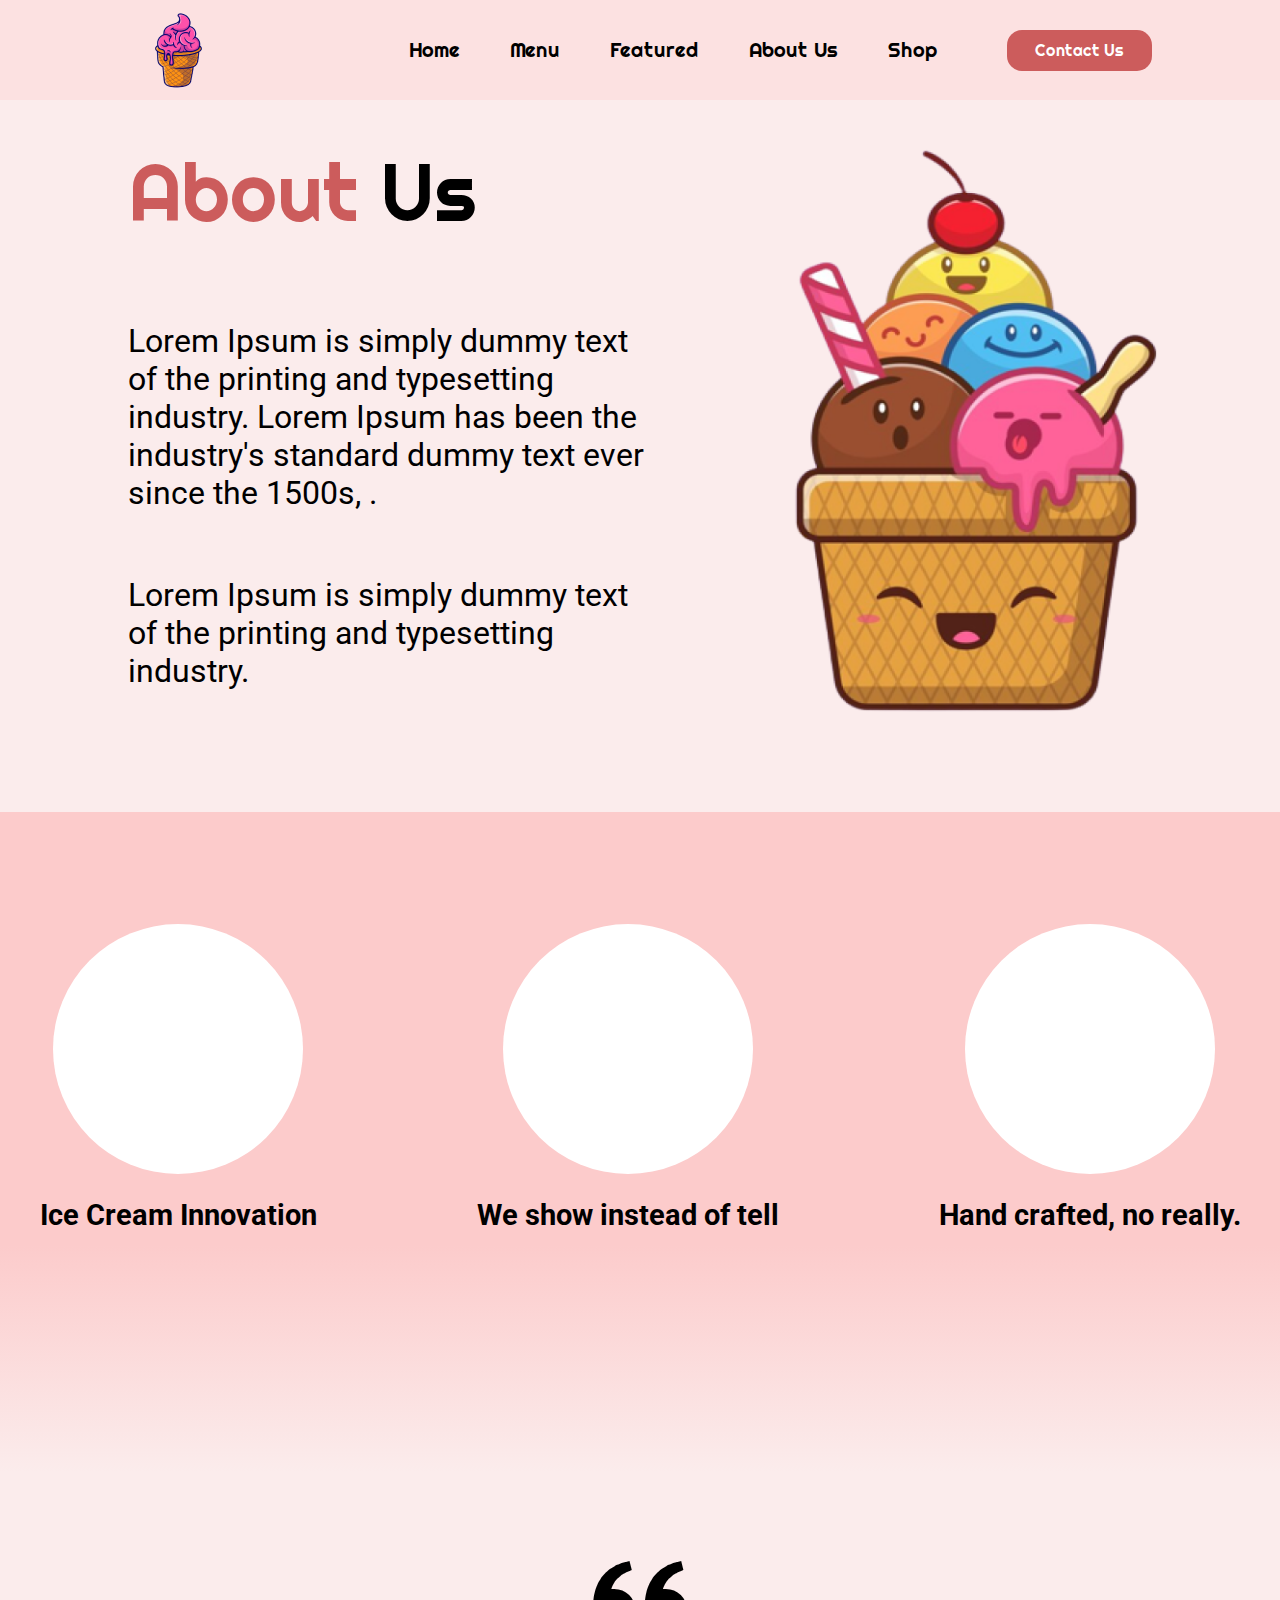
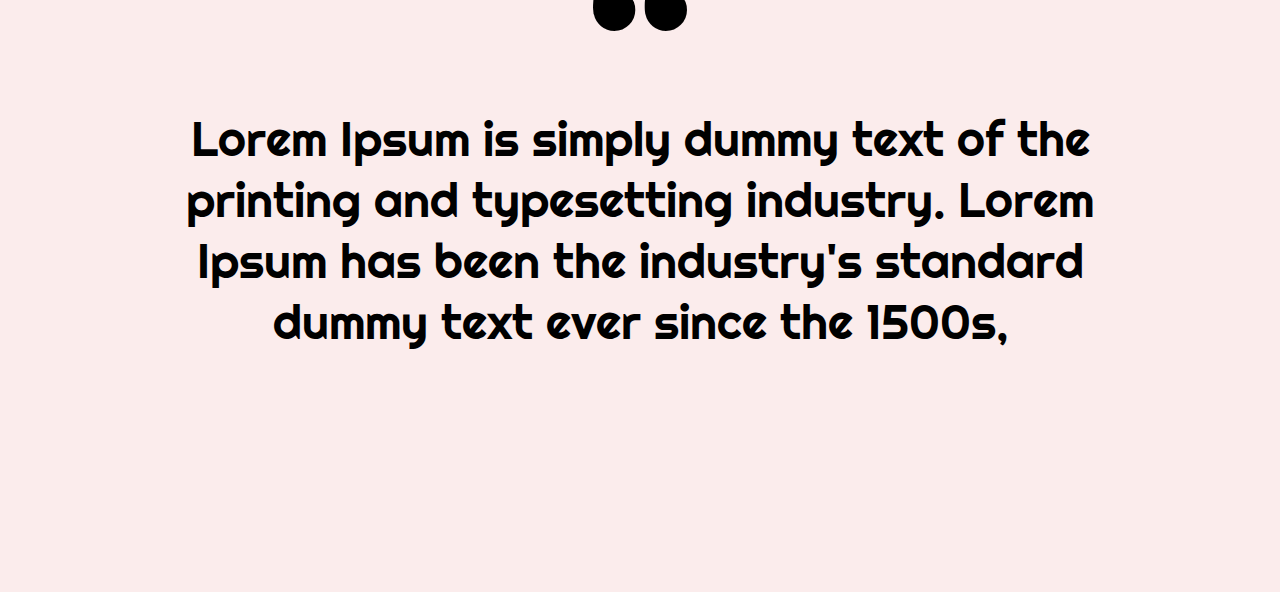
<file: about.html>
<!DOCTYPE html>
<html lang="en">
<head>
    <meta charset="UTF-8">
    <meta http-equiv="X-UA-Compatible" content="IE=edge">
    <meta name="viewport" content="width=device-width, initial-scale=1.0">
    <title>Robbins'Fresh</title>

    <!-- My Css -->
    <link rel="stylesheet" href="assets/css/style.css">

    <!-- Boxicons -->
    <link href='https://unpkg.com/boxicons@2.0.9/css/boxicons.min.css' rel='stylesheet'>
</head>
<body>
    <!-- Navbar -->
    <header>
        <nav class="navbar">
            <div class="container nav-wrapper">
                <a href="index.php" class="logo">
                    <img src="./assets/img/logo/logo-nav.png" alt="logo-nav">                     
                </a>
                <div class="navbar-wrapper">
                    <ul class="nav-list">
                        <li class="nav-item"><a href="index.php" class="nav-link">Home</a></li>
                        <li class="nav-item"><a href="index.php#menu" class="nav-link">Menu</a></li>
                        <li class="nav-item"><a href="index.php#featured" class="nav-link">Featured</a></li>
                        <li class="nav-item"><a href="about.html" class="nav-link">About Us</a></li>
                        <li class="nav-item"><a href="index.php#shop" class="nav-link">Shop</a></li>
                    </ul>
                    <a href="contact.html" class="btn-contact">Contact Us</a>
                </div>
            </div>
        </nav>
    </header>

    <main>
        <section id="about">
            <div class="about-text">
                <h1 class="about-title"><span>About</span> Us</h1>
                <p>Lorem Ipsum is simply dummy text of the printing and typesetting industry. Lorem Ipsum has been the industry's standard dummy text ever since the 1500s, .</p>
                <p>Lorem Ipsum is simply dummy text of the printing and typesetting industry. </p>
            </div>
            <div class="about-box">
                <div class="about-pic">
                    <img src="./assets/img/about-pic.png" alt="about pic">
                </div>
            </div>
        </section>

        <section id="about-content">
            <div class="circle-containers">
                <div class="circle-content">
                    <div class="circle"></div>
                    <p>Ice Cream Innovation</p>
                </div>
                <div class="circle-content">
                    <div class="circle"></div>
                    <p>We show instead of tell</p>
                </div>
                <div class="circle-content">
                    <div class="circle"></div>
                    <p>Hand crafted, no really.</p>
                </div>
            </div>
        </section>

        <section id="about-quote">
            <div class="quote-containers">
                <div class="icon-quote">
                    <i class='bx bxs-quote-alt-left'></i>
                </div>
                <div class="quote">
                    <p>Lorem Ipsum is simply dummy text of the printing and typesetting industry. Lorem Ipsum has been the industry's standard dummy text ever since the 1500s,</p>
                </div>
            </div>
        </section>
    </main>

    <script src="assets/js/script.js"></script>
</body>
</html>
</file>
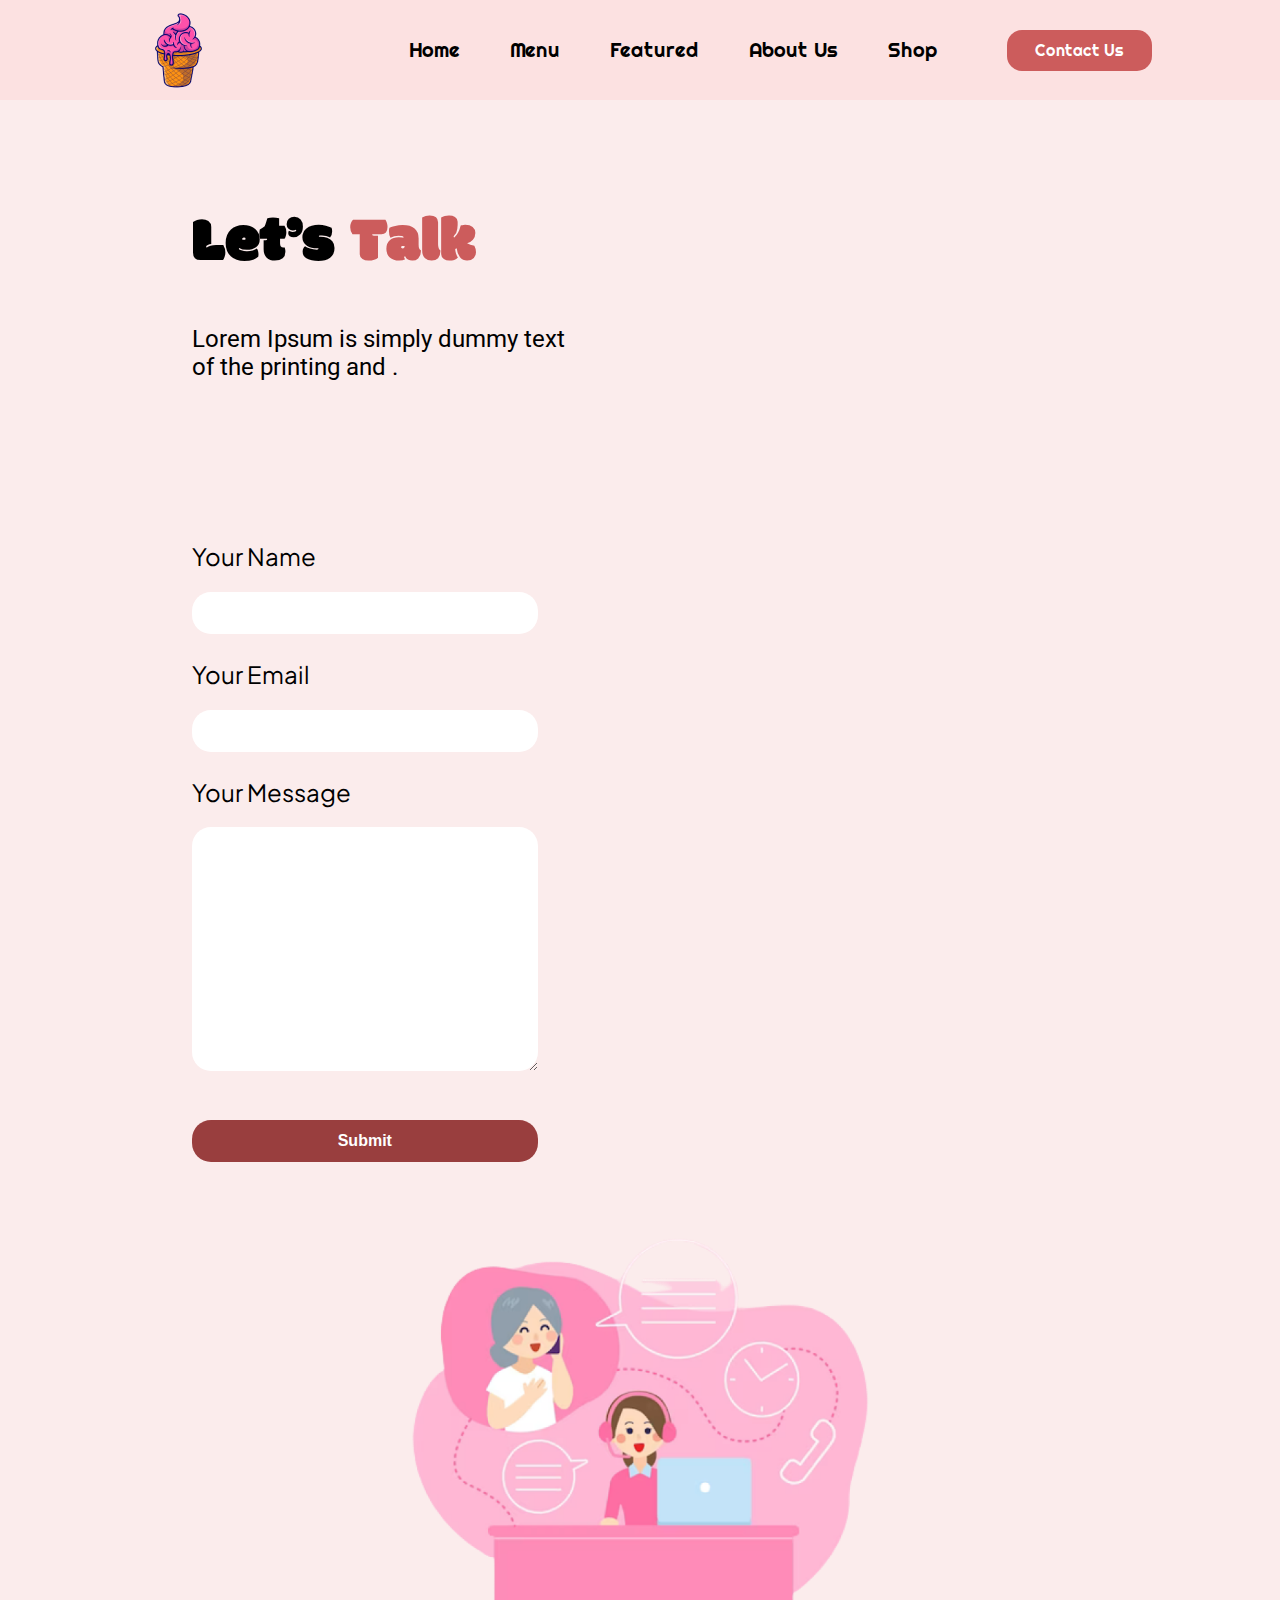
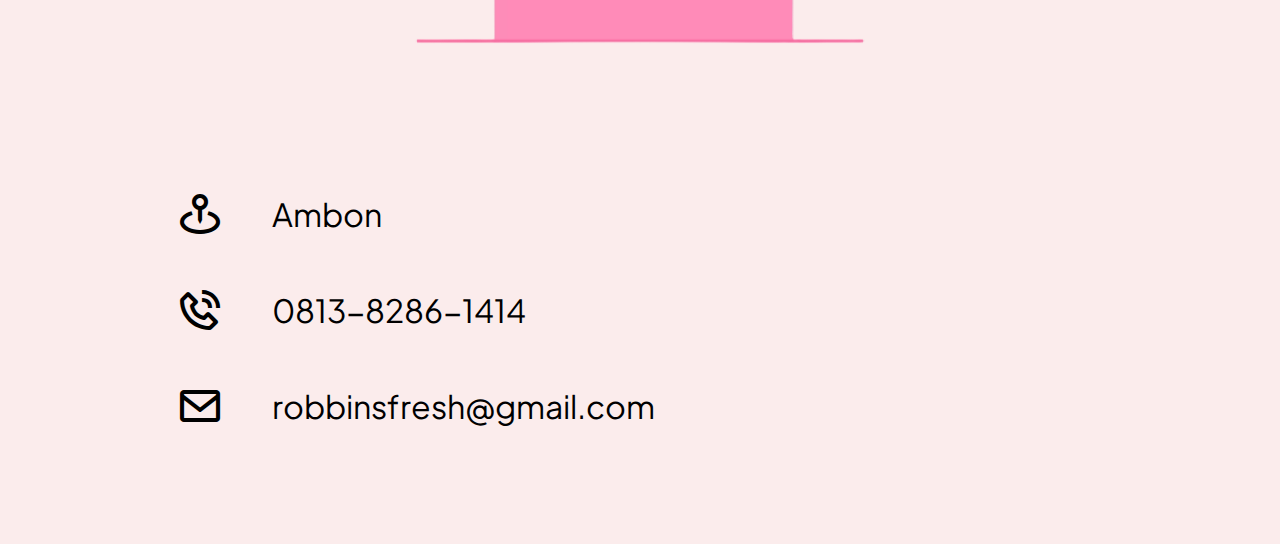
<file: contact.html>
<!DOCTYPE html>
<html lang="en">
<head>
    <meta charset="UTF-8">
    <meta http-equiv="X-UA-Compatible" content="IE=edge">
    <meta name="viewport" content="width=device-width, initial-scale=1.0">
    <title>Robbins'Fresh</title>

    <!-- My Css -->
    <link rel="stylesheet" href="assets/css/style.css">

    <!-- Boxicons -->
    <link href='https://unpkg.com/boxicons@2.0.9/css/boxicons.min.css' rel='stylesheet'>
</head>
<body>
    <!-- Navbar -->
    <header>
        <nav class="navbar">
            <div class="container nav-wrapper">
                <a href="index.php" class="logo">
                    <img src="./assets/img/logo/logo-nav.png" alt="logo-nav">                     
                </a>
                <div class="navbar-wrapper">
                    <ul class="nav-list">
                        <li class="nav-item"><a href="index.php" class="nav-link">Home</a></li>
                        <li class="nav-item"><a href="index.php#menu" class="nav-link">Menu</a></li>
                        <li class="nav-item"><a href="index.php#featured" class="nav-link">Featured</a></li>
                        <li class="nav-item"><a href="about.html" class="nav-link">About Us</a></li>
                        <li class="nav-item"><a href="index.php#shop" class="nav-link">Shop</a></li>
                    </ul>
                    <a href="contact.html" class="btn-contact">Contact Us</a>
                </div>
            </div>
        </nav>
    </header>

    <main>
        <section id="contact">
            <div class="row">
                <div class="column-contact">
                    <h1 class="contact-title">Let’s <span>Talk</span></h1>
                    <p class="contact-text">Lorem Ipsum is simply dummy text of the printing and .</p>
                    <div class="contact-form">
                        <form action="#">
                            <div class="form-group">
                              <label for="name">Your Name</label>
                              <input type="text" id="name" name="name" required>
                            </div>
                            <div class="form-group">
                              <label for="email">Your Email</label>
                              <input type="email" id="email" name="email" required>
                            </div>
                            <div class="form-group">
                              <label for="message">Your Message</label>
                              <textarea id="message" name="message" rows="10" required></textarea>
                            </div>
                            <button type="submit">Submit</button>
                        </form>
                    </div>
                </div>

                <div class="column">
                    <div class="contact-pic">
                        <img src="./assets/img/contact-pic.png" alt="contact img">
                    </div>
                    <div class="contact-info">
                        <div class="location-info">
                            <i class='bx bx-map-pin'></i>
                            <p>Ambon</p>
                        </div>
                        <div class="call-info">
                            <i class='bx bx-phone-call'></i>
                            <p>0813-8286-1414</p>
                        </div>
                        <div class="email-info">
                            <i class='bx bx-envelope'></i>
                            <p>robbinsfresh@gmail.com</p>
                        </div>
                    </div>
                </div>
            </div>
        </section>
    </main>
</body>
</html>
</file>
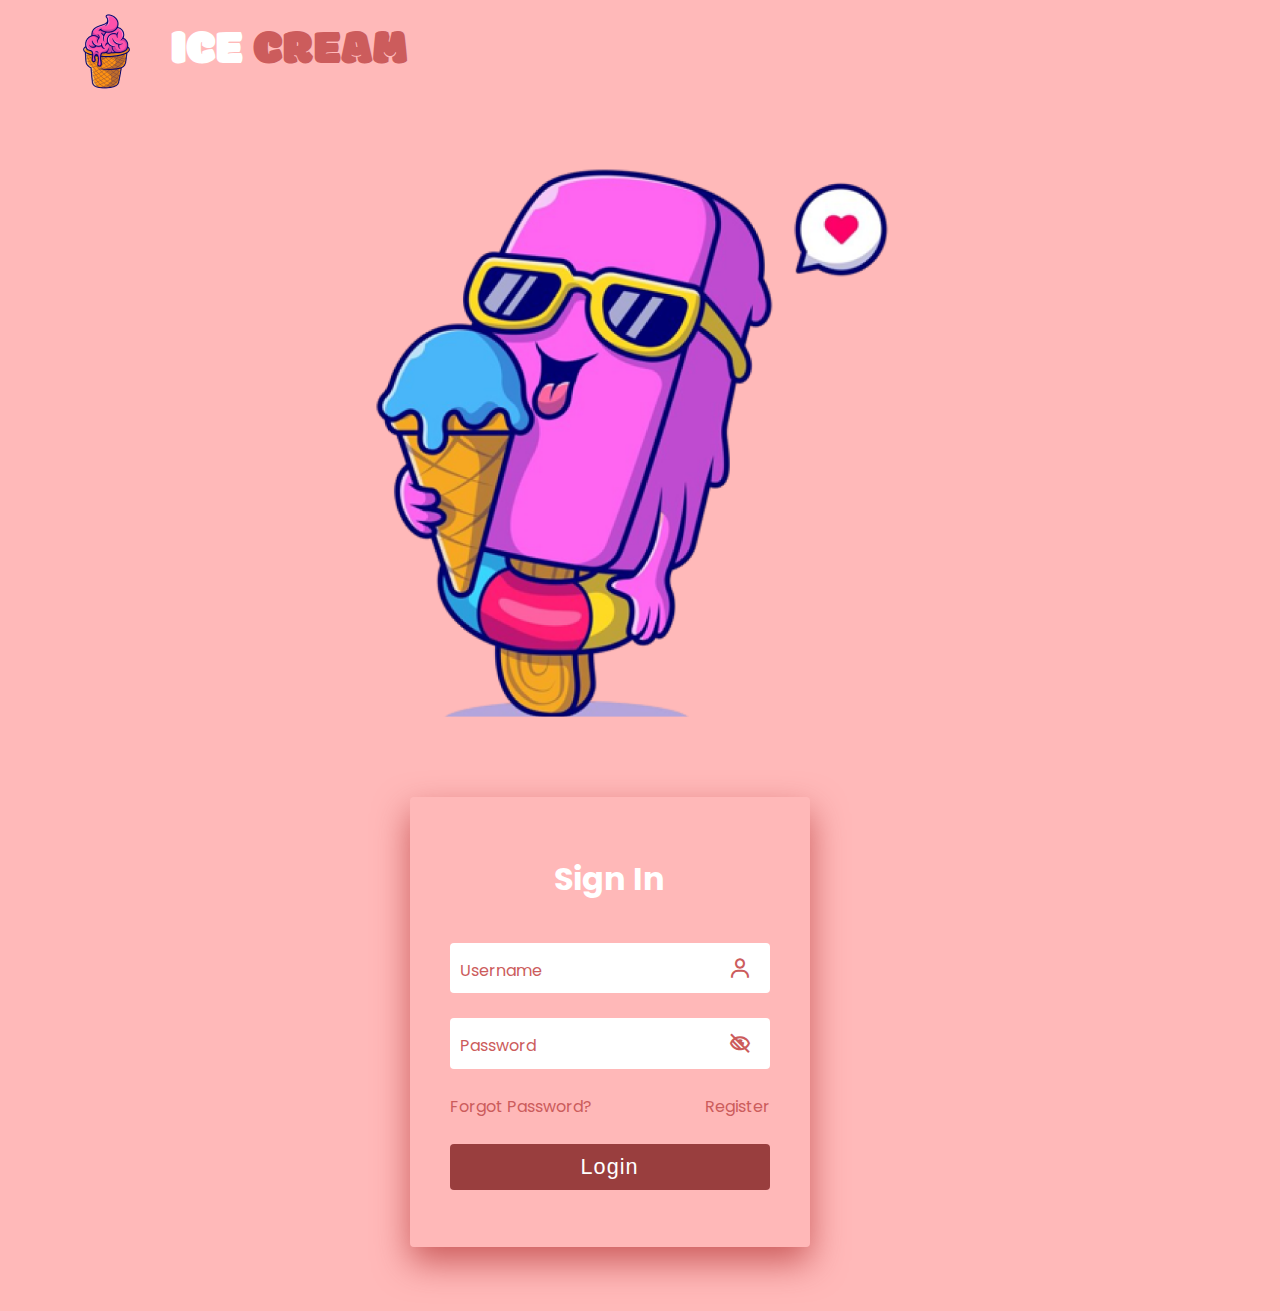
<file: login.html>
<!DOCTYPE html>
<html lang="en">
  <head>
    <meta charset="UTF-8" />
    <meta name="viewport" content="width=device-width, initial-scale=1.0" />
    <title>Robbins'Fresh</title>
    <link rel="stylesheet" href="assets/css/style.css">
    <link href='https://unpkg.com/boxicons@2.1.4/css/boxicons.min.css' rel='stylesheet'>
  </head>
  <body class="login-page">
    <!-- Navbar judul -->
    <header>
      <nav class="navbar-login">
        <img src="./assets/img/Logo.png" alt="logo login">
        <div class="login-title">
          <a href="#">ICE <span>CREAM</span></a>
        </div>
      </nav>
    </header>
    
    <!-- Login -->
    <main>
      <section id="login">
        <div class="form-containers">
          <div class="login-img">
            <img src="./assets/img/login.png" alt="login image">
          </div>
          <div class="form-login">
            <div class="form-content" id="signin"> 
              <h2>Sign In</h2> 
              <form action="#"> 

               <div class="inputBox"> 
                <span class="icon-form">
                  <i class='bx bx-user'></i>
                </span>
                <input type="text" name="username" required> 
                <label for="username">Username</label>
               </div> 
         
               <div class="inputBox">
                <span class="icon-form" id="showPasswordLogin">
                  <i class='bx bx-low-vision'></i>
                </span>      
                <input type="password" name="password" id="PasswordLogin" required> 
                <label for="password">Password</label> 
               </div> 
         
               <div class="form-links"> 
                <a href="#">Forgot Password?</a> 
                <a href="#" id="registerLink">Register</a> 
               </div> 
        
               <div class="inputBox">
                <input type="submit" value="Login"> 
               </div> 

              </form> 
             </div> 

             <div class="form-content" id="signup"> 
              <h2>Sign Up</h2> 
              <form action="#"> 

                <div class="inputBox"> 
                  <span class="icon-form">
                    <i class='bx bx-envelope'></i>
                  </span>
                  <input type="email" name="email" required> 
                  <label for="email">Email</label>
                 </div> 

               <div class="inputBox"> 
                <span class="icon-form">
                  <i class='bx bx-user'></i>
                </span>
                <input type="text" name="username" required> 
                <label for="username">Username</label>
               </div> 
         
               <div class="inputBox">
                <span class="icon-form" id="showPasswordRegister">
                  <i class='bx bx-low-vision'></i>
                </span>      
                <input type="password" name="password" id="PasswordRegister" required> 
                <label for="password">Password</label> 
               </div> 
         
               <div class="form-links"> 
                <p>Already have an account? <a href="#" id="loginLink">Login</a></p> 
               </div> 
        
               <div class="inputBox">
                <input type="submit" value="Register"> 
               </div> 

              </form> 
             </div> 
          </div>
        </div>
      </section>
    </main>


    <!-- Script JS -->
    <script src="./assets/js/script.js"></script>
  </body>
</html>
</file>
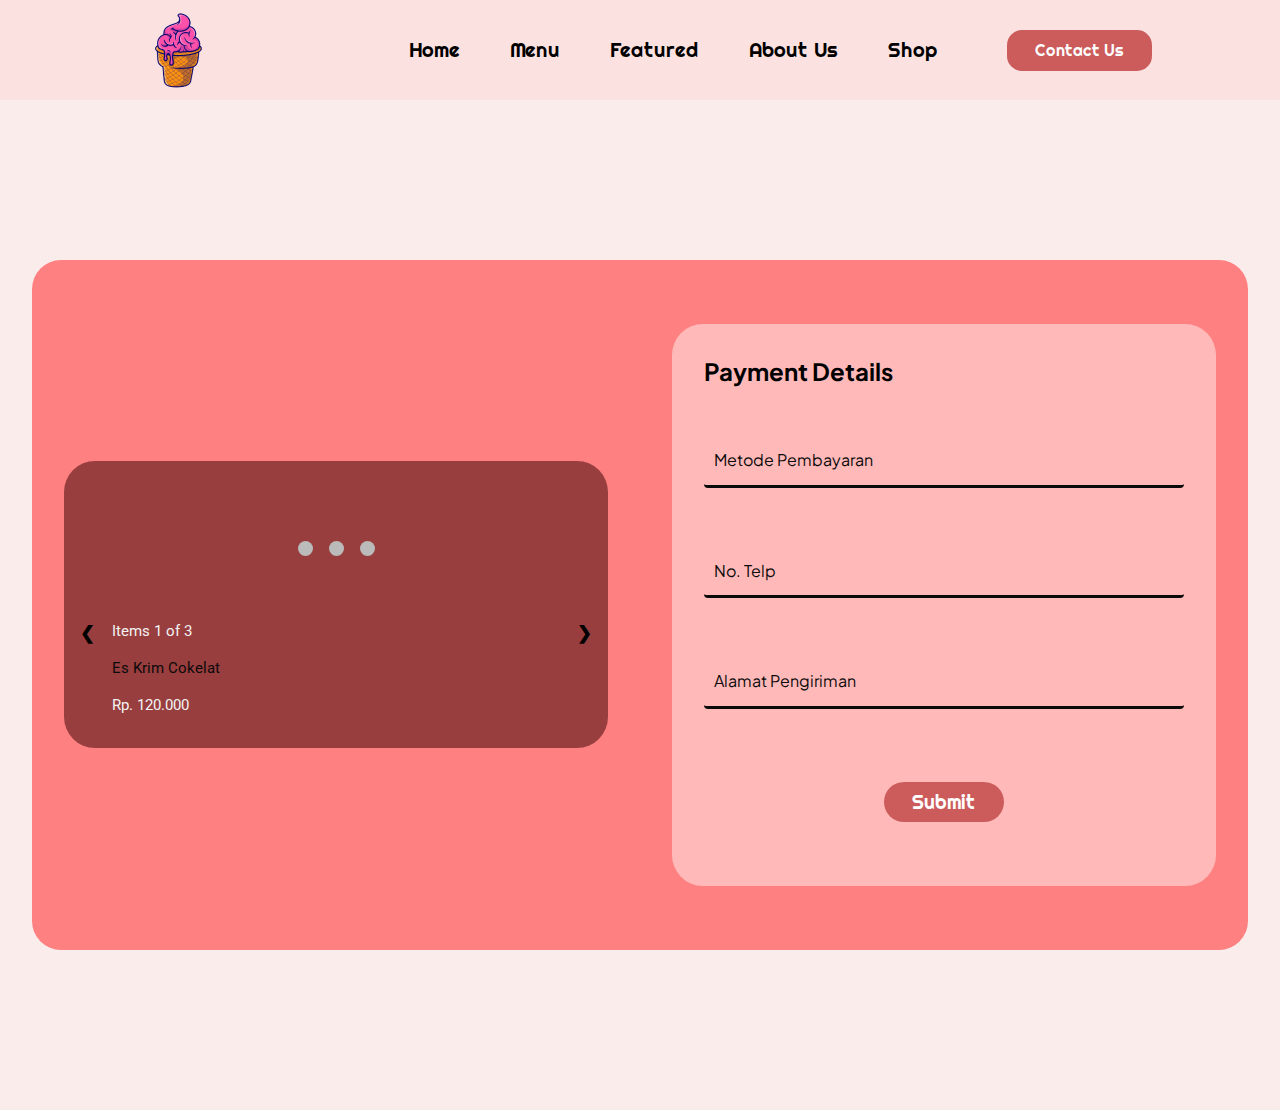
<file: payment.html>
<!DOCTYPE html>
<html lang="en">
<head>
    <meta charset="UTF-8">
    <meta http-equiv="X-UA-Compatible" content="IE=edge">
    <meta name="viewport" content="width=device-width, initial-scale=1.0">
    <title>Robbins'Fresh</title>

    <!-- My Css -->
    <link rel="stylesheet" href="assets/css/style.css">

    <!-- Boxicons -->
    <link href='https://unpkg.com/boxicons@2.0.9/css/boxicons.min.css' rel='stylesheet'>
</head>
<body class="payment-page">
    <!-- Navbar -->
    <header>
        <nav class="navbar">
            <div class="container nav-wrapper">
                <a href="index.html" class="logo">
                    <img src="./assets/img/logo/logo-nav.png" alt="logo-nav">                     
                </a>
                <div class="navbar-wrapper">
                    <ul class="nav-list">
                        <li class="nav-item"><a href="index.html" class="nav-link">Home</a></li>
                        <li class="nav-item"><a href="index.html#menu" class="nav-link">Menu</a></li>
                        <li class="nav-item"><a href="index.html#featured" class="nav-link">Featured</a></li>
                        <li class="nav-item"><a href="about.html#about" class="nav-link">About Us</a></li>
                        <li class="nav-item"><a href="index.html#shop" class="nav-link">Shop</a></li>
                    </ul>
                    <a href="contact.html" class="btn-contact">Contact Us</a>
                </div>
            </div>
        </nav>
    </header>

    <main>
        <section id="payment">
            <div class="payment-containers">
                <div class="slideshow-container">
                    <div class="mySlides fade">
                        <img src="./assets/img/featured-box2.png" alt="">
                    </div>
                    <div class="mySlides fade">
                        <img src="./assets/img/featured-box3.png" alt="">
                    </div>
                    <div class="mySlides fade">
                        <img src="./assets/img/featured-box1.png" alt="">
                    </div>
        
                    <div class="itemsDot">
                        <span class="dot" onclick="currentSlide(1)"></span>
                        <span class="dot" onclick="currentSlide(2)"></span>
                        <span class="dot" onclick="currentSlide(3)"></span>
                    </div>
                    
                    <div class="numbertext">Items 1 of 3</div>
                    <div class="text">Es Krim Cokelat</div>
                    <div class="payment-price">Rp. 120.000</div>
        
                    <a class="prev" onclick="plusSlides(-1)">&#10094;</a>
                    <a class="next" onclick="plusSlides(1)">&#10095;</a>
                </div>

                <div class="payment-details">
                    <h1 class="payment-title">Payment Details</h1>
                    <form action="#">
                        <div class="payment-box">
                            <input type="text" name="metodePembayaran" required>
                            <label for="metodePembayaran">Metode Pembayaran</label>
                        </div>
                        <div class="payment-box">
                            <input type="tel" name="notelp" required>
                            <label for="notelp">No. Telp</label>
                        </div>
                        <div class="payment-box">
                            <input type="text" name="alamat" required>
                            <label for="alamat">Alamat Pengiriman</label>
                        </div>
                        <button type="submit" id="paymentSubmit">Submit</button>
                    </form>
                </div>
            </div>
        </section>

        <div class="success" id="Success">
            <div class="title-success">
                <i class='bx bxs-check-circle'></i>
                <h1>Pembayaran sudah berhasil!</h1>
            </div>
            <div class="step-containers">
                <div class="step-list">
                    <i class='bx bxs-check-circle'></i>
                    <div class="step-text">
                        <p>Metode Pembayaran</p>
                        <p>Bca- ******999</p>
                    </div>
                </div>
                <div class="vl"></div>
                <div class="step-list">
                    <i class='bx bxs-check-circle'></i>
                    <div class="step-text">
                        <p>Data Tanggal Pemesanan</p>
                        <p>19-10-2023</p>
                    </div>
                </div>
                <div class="vl"></div>
                <div class="step-list">
                    <i class='bx bxs-check-circle'></i>
                    <div class="step-text">
                        <p>Data Customer</p>
                        <p>No hp : 08122222222</p>
                    </div>
                </div>
                <div class="vl"></div>
                <div class="step-list">
                    <i class='bx bx-loader-circle'></i>
                    <div class="step-text">
                        <p>Pesanan Selesai</p>
                        <p>Sedang disiapkan</p>
                    </div>
                </div>
            </div>
        </div>


    </main>
    

    <script src="/assets/js/script.js"></script>
</body>
</html>
</file>
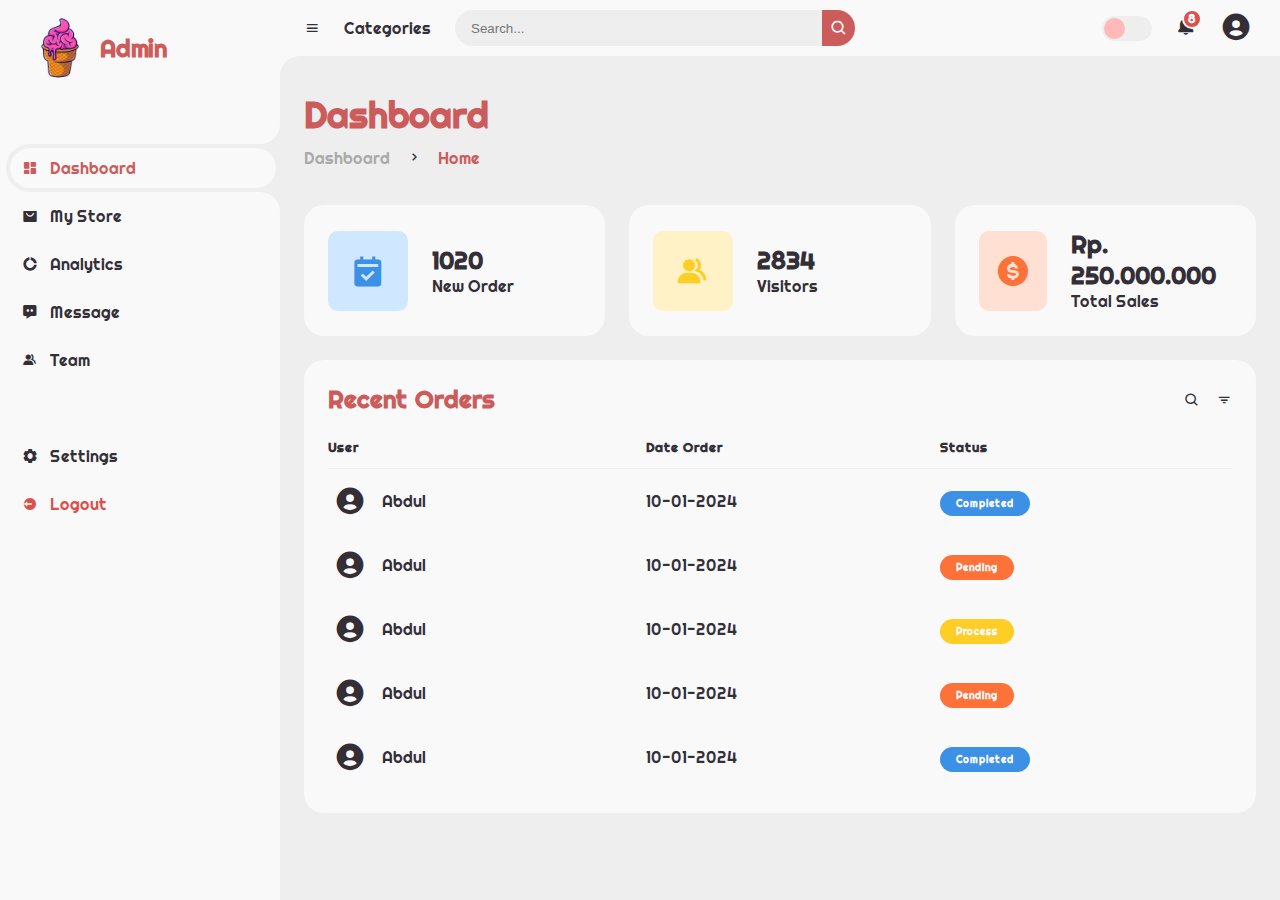
<file: admin/admin.html>
<!DOCTYPE html>
<html lang="en">
<head>
	<meta charset="UTF-8">
	<meta name="viewport" content="width=device-width, initial-scale=1.0">

	<!-- Boxicons -->
	<link href='https://unpkg.com/boxicons@2.0.9/css/boxicons.min.css' rel='stylesheet'>
	<!-- My CSS -->
	<link rel="stylesheet" href="/admin/style.css">

	<title>Robbins'Fresh</title>
</head>
<body>


	<!-- SIDEBAR -->
	<section id="sidebar">
		<a href="#" class="brand">
			<img src="./img/logo-nav.png" alt="logo">
			<span class="text">Admin</span>
		</a>
		<ul class="side-menu top">
			<li class="active">
				<a href="#">
					<i class='bx bxs-dashboard' ></i>
					<span class="text">Dashboard</span>
				</a>
			</li>
			<li>
				<a href="#">
					<i class='bx bxs-shopping-bag-alt' ></i>
					<span class="text">My Store</span>
				</a>
			</li>
			<li>
				<a href="#">
					<i class='bx bxs-doughnut-chart' ></i>
					<span class="text">Analytics</span>
				</a>
			</li>
			<li>
				<a href="#">
					<i class='bx bxs-message-dots' ></i>
					<span class="text">Message</span>
				</a>
			</li>
			<li>
				<a href="#">
					<i class='bx bxs-group' ></i>
					<span class="text">Team</span>
				</a>
			</li>
		</ul>
		<ul class="side-menu">
			<li>
				<a href="#">
					<i class='bx bxs-cog' ></i>
					<span class="text">Settings</span>
				</a>
			</li>
			<li>
				<a href="#" class="logout">
					<i class='bx bxs-log-out-circle' ></i>
					<span class="text">Logout</span>
				</a>
			</li>
		</ul>
	</section>
	<!-- SIDEBAR -->



	<!-- CONTENT -->
	<section id="content">
		<!-- NAVBAR -->
		<nav>
			<i class='bx bx-menu' ></i>
			<a href="#" class="nav-link">Categories</a>
			<form action="#">
				<div class="form-input">
					<input type="search" placeholder="Search...">
					<button type="submit" class="search-btn"><i class='bx bx-search' ></i></button>
				</div>
			</form>
			<input type="checkbox" id="switch-mode" hidden>
			<label for="switch-mode" class="switch-mode"></label>
			<a href="#" class="notification">
				<i class='bx bxs-bell' ></i>
				<span class="num">8</span>
			</a>
			<a href="#" class="profile">
				<i class='bx bxs-user-circle'></i>
			</a>
		</nav>
		<!-- NAVBAR -->

		<!-- MAIN -->
		<main>
			<div class="head-title">
				<div class="left">
					<h1>Dashboard</h1>
					<ul class="breadcrumb">
						<li>
							<a href="#">Dashboard</a>
						</li>
						<li><i class='bx bx-chevron-right' ></i></li>
						<li>
							<a class="active" href="#">Home</a>
						</li>
					</ul>
				</div>
			</div>

			<ul class="box-info">
				<li>
					<i class='bx bxs-calendar-check' ></i>
					<span class="text">
						<h3>1020</h3>
						<p>New Order</p>
					</span>
				</li>
				<li>
					<i class='bx bxs-group' ></i>
					<span class="text">
						<h3>2834</h3>
						<p>Visitors</p>
					</span>
				</li>
				<li>
					<i class='bx bxs-dollar-circle' ></i>
					<span class="text">
						<h3>Rp. 250.000.000</h3>
						<p>Total Sales</p>
					</span>
				</li>
			</ul>


			<div class="table-data">
				<div class="order">
					<div class="head">
						<h3>Recent Orders</h3>
						<i class='bx bx-search' ></i>
						<i class='bx bx-filter' ></i>
					</div>
					<table>
						<thead>
							<tr>
								<th>User</th>
								<th>Date Order</th>
								<th>Status</th>
							</tr>
						</thead>
						<tbody>
							<tr>
								<td>
									<i class='bx bxs-user-circle'></i>
									<p>Abdul</p>
								</td>
								<td>10-01-2024</td>
								<td><span class="status completed">Completed</span></td>
							</tr>
							<tr>
								<td>
									<i class='bx bxs-user-circle'></i>
									<p>Abdul</p>
								</td>
								<td>10-01-2024</td>
								<td><span class="status pending">Pending</span></td>
							</tr>
							<tr>
								<td>
									<i class='bx bxs-user-circle'></i>
									<p>Abdul</p>
								</td>
								<td>10-01-2024</td>
								<td><span class="status process">Process</span></td>
							</tr>
							<tr>
								<td>
									<i class='bx bxs-user-circle'></i>
									<p>Abdul</p>
								</td>
								<td>10-01-2024</td>
								<td><span class="status pending">Pending</span></td>
							</tr>
							<tr>
								<td>
									<i class='bx bxs-user-circle'></i>
									<p>Abdul</p>
								</td>
								<td>10-01-2024</td>
								<td><span class="status completed">Completed</span></td>
							</tr>
						</tbody>
					</table>
				</div>
			</div>
		</main>
		<!-- MAIN -->
	</section>
	<!-- CONTENT -->
	

	<script src="/admin/script.js"></script>
</body>
</html>
</file>
<file: assets/css/style.css>
@import url('https://fonts.googleapis.com/css2?family=Modak&family=Plus+Jakarta+Sans&family=Poppins&family=Righteous&family=Roboto&display=swap');

:root {
  --main-color: #ffb9b936;
  --second-color: #cc5c5c;
  --bg-color: #FBECEC;
  --third-color: #993e3e;
  --fourth-color: #ffb9b9;

  --main-font: "Righteous", sans-serif;
  --second-font: "Roboto", sans-serif;
  --third-font: "Modak", sans-serif;
  --fourth-font: "Plus Jakarta Sans", sans-serif;
  --fifth-font: "Poppins", sans-serif;
}

* {
  margin: 0;
  padding: 0;
  box-sizing: border-box;
  text-decoration: none;
  list-style: none;
  scroll-behavior: smooth;
}

body {
  background-color: var(--bg-color);
  font-family: var(--main-font);
}

section {
  /* margin-top: 200px; */
  margin: 13rem 8rem;
}

.container {
  max-width: 1500px;
}

/* Navbar */
.navbar {
  background-color: var(--main-color);
}

.navbar .nav-wrapper {
  position: relative;
  margin: 0 8rem;
  display: flex;
  justify-content: space-between;
  align-items: center;
  height: 100px;
}

.nav-wrapper .logo {
  width: 101px;
  height: 103px;
  flex-shrink: 0;
}

.nav-wrapper .navbar-wrapper {
  display: flex;
  gap: 50px;
}

.nav-wrapper .nav-toggle {
  display: none;
}

.nav-wrapper .navbar-wrapper .nav-list {
  display: flex;
  flex-wrap: nowrap;
  align-items: center;
  gap: 10px;
}

.navbar-wrapper .nav-list .nav-link {
  font-size: 1.25rem;
  font-weight: 400;
  padding: 20px;
  color: black;
}

.navbar-wrapper .nav-list .nav-link:hover {
  color: #ffffff;
  font-weight: lighter;
  transition: 0.3s ease-in-out;
}

.navbar-wrapper .btn-contact {
  color: #ffffff;
  font-weight: 400;
  background-color: var(--second-color);
  padding: 10px 15px;
  border-radius: 15px;
  width: 145px;
  text-align: center;
}

.navbar-wrapper .btn-contact:hover {
  background-color: var(--third-color);
  transition: 0.5s ease-in-out;
}

/* home section */
#home {
  display: flex;
  justify-content: center;
  gap: 10rem;
}

.home-text {
  align-self: center;
}

.home-title,
.home-title2 {
  font-size: 2.8rem;
  font-weight: 700;
  margin: 0.5rem 0 1rem;
}

.home-title2 {
  padding-left: 2rem;
}

.home-title span {
  color: var(--second-color);
}

.home-text p {
  font-family: var(--second-font);
  font-size: 1.7rem;
  width: 550px;
  margin-bottom: 2.5rem;
}

.btn-home {
  color: #ffffff;
  background-color: var(--second-color);
  border-radius: 20px;
  text-align: center;
  padding: 10px 40px 10px 40px;
  font-size: 1.2rem;
}

.img-box {
  position: relative;
  width: 500px;
}

.home-pic1 {
  display: flex;
  position: absolute;
  top: -40%;
  left: -32%;
}

.home-pic1 img {
  height: 340px;
  width: 340px;
  flex-shrink: 0;
}

.home-pic2 {
  display: flex;
  position: absolute;
  top: 23%;
  left: 7%;
  z-index: 1000;
}

.home-pic2 img {
  width: 300px;
  height: 250px;
  flex-shrink: 0;
}

.home-pic3 {
  display: flex;
  position: absolute;
  top: -50%;
  left: 31%;
}

.home-pic3 img {
  width: 340px;
  height: 400px;
  flex-shrink: 0;
}

/* menu section */
.menu-title,
.featured-title,
.shop-title {
  font-size: 2.5rem;
  text-align: center;
}

.menu-title span,
.why-title span,
.featured-title span,
.shop-title span,
.variants-title span,
.login-title span,
.about-title span,
.contact-title span,
.title-cart span {
  color: var(--second-color);
}

.box-containers {
  display: flex;
  flex-wrap: wrap;
  justify-content: center;
  flex-direction: row;
  gap: 3rem;
  margin: 6rem auto;
  width: 85%;
}

.menu-box {
  padding: 1.5rem;
  flex: 1;
  border: 0.1rem solid var(--fourth-color);
  background: var(--fourth-color);
  border-radius: 24px;
}

.menu-box:hover {
  cursor: pointer;
}

.menu-box p {
  font-size: 16px;
  font-weight: 400;
  font-family: var(--second-font);
}

.menu-box h1 {
  font-size: 20px;
  font-family: var(--second-font);
}

/* why section */
#why {
  display: flex;
  justify-content: center;
  align-items: center;
  gap: 10rem;
}

.why-detail {
  width: 500px;
}

.why-detail p {
  font-family: var(--second-font);
  font-size: 1.5rem;
  font-weight: 400;
  margin: 1.2rem 0;
}

.why-title {
  font-size: 2.5rem;
  line-height: 1.6;
}

.why-pic img {
  width: 500px;
  height: 624px;
  flex-shrink: 0;
}

.why-list {
  display: block;
  font-family: var(--second-font);
  margin-top: 3.5rem;
}

.list-content {
  display: flex;
  justify-content: center;
  gap: 1rem;
  margin-top: 1rem;
}

.text-list h1 {
  font-size: 1.5rem;
}

.text-list p {
  font-size: 1.2rem;
}

.list-content img {
  width: 95px;
  height: 90px;
  flex-shrink: 0;
}

/* featured section */
#featured {
  background: linear-gradient(180deg, #ffe8e8 0%, rgba(221, 160, 160, 0) 100%);
  margin: 0;
  padding: 2rem 0;
}

.featured-box {
  width: 320px;
  height: 380px;
  border: 0.1rem solid var(--fourth-color);
  box-shadow: 0px -12px 30px 0px rgba(0, 0, 0, 0.25);
  background: var(--fourth-color);
  border-radius: 38px;
}

.featured-content {
  display: flex;
  justify-content: center;
  align-items: center;
  width: 100%;
  height: 100%;
}

.featured-content img {
  object-fit: cover;
  flex-shrink: 0;
}

/* shop section */
.shop-details {
  display: flex;
  justify-content: center;
  align-items: center;
  gap: 10rem;
  margin-top: 5rem;
}

.shop-pic img {
  width: 534px;
  height: 491px;
}

.shop-box {
  border: 0.1rem solid white;
  border-radius: 33px;
  background: #fdf6f6;
  box-shadow: 0px 4px 4px 0px #ffb9b9;
  width: 429px;
  height: 368px;
}

.shop-text {
  font-family: var(--second-font);
}

.shop-text .location {
  font-size: 2.4rem;
  text-align: center;
  padding: 2rem 1.2rem;
}

.shop-text hr {
  margin-left: 20px;
  margin-right: 20px;
}

.shop-text .open {
  padding: 1rem 1rem;
  font-weight: bold;
}

.shop-text .day {
  font-size: 1.3rem;
  padding: 0.5rem 1rem;
}

.shop-text .time {
  font-size: 1.3rem;
  padding: 0.2rem 1rem;
  color: #dc2121;
}

/* footer */
footer {
  background: linear-gradient(
    180deg,
    #feaeae 77.08%,
    rgba(255, 185, 185, 0) 100%
  );
}

.footer-content {
  display: flex;
  justify-content: space-between;
  flex-direction: column;
  align-items: center;
  text-align: center;
  padding: 1rem 2.4rem;
}

.footer-content .socials {
  padding: 1rem 0;
}

.footer-content .socials a {
  color: #fff;
  font-size: 2.5rem;
  margin: 2rem;
}

.footer-content .socials a:hover,
.footer-content .links a:hover {
  color: var(--third-color);
}

.footer-content .links {
  margin-bottom: 1.4rem;
  font-size: 1.2rem;
}

.footer-content .links a {
  color: #fff;
  padding: 1rem 2rem;
}

.footer-content .credit {
  font-size: 1.2rem;
  color: white;
  margin-bottom: 2rem;
}

.footer-logo {
  display: flex;
  justify-content: center;
  align-items: center;
  width: 101px;
  height: 103px;
  flex-shrink: 0;
  margin: 15% auto;
}

.row {
  display: flex;
  flex-direction: row;
  flex-wrap: wrap;
  width: 100%;
}

.column {
  display: flex;
  flex-direction: column;
  flex-basis: 100%;
  flex: 1;
}

.column-content {
  width: 60%;
}

/* login page */
#login {
  margin: 2rem 1rem;
}

.login-page {
  background-color: var(--fourth-color);
}

.navbar-login {
  position: relative;
  margin: auto 3.5rem;
  display: flex;
  align-items: center;
  gap: 0.8rem;

}

.login-title a {
  font-size: 3rem;
  color: white;
  font-family: var(--third-font);
  font-weight: 400;
}

.form-containers {
  display: flex;
  flex-wrap: wrap;
  justify-content: center;
  align-items: center;
  flex-direction: row;
  gap: 5rem;
  margin: 4rem 2rem;
  width: 90%;
  height: 90%;
}

.login-img {
  width: 700px;
  height: 550px;
  text-align: center;
}

.login-img img {
  width: 100%;
  height: 100%;
  object-fit: cover;
}

.form-login {
  display: flex;
  justify-content: center;
  align-items: center;
  padding: 2.5rem;
  border-radius: 4px;
  box-shadow: 0 15px 35px var(--second-color);
  width: 400px;
  height: 450px;
  background: var(--main-color);
}

.form-content {
  position: relative;
  width: 100%;
  display: flex;
  justify-content: center;
  align-items: center;
  flex-direction: column;
  gap: 40px;
  font-family: var(--fifth-font);
}

.form-content h2 {
  font-size: 2rem;
  color: white;
}

form {
  width: 100%;
  display: flex;
  flex-direction: column;
  gap: 25px;
}

.inputBox,
.payment-box {
  position: relative;
  width: 100%;
}

.inputBox input,
.payment-box input {
  position: relative;
  width: 100%;
  background: white;
  border: none;
  outline: none;
  padding: 25px 10px 7.5px;
  border-radius: 4px;
  color: var(--second-color);
  font-weight: 500;
  font-size: 1rem;
}

.inputBox label,
.payment-box label {
  position: absolute;
  left: 0;
  padding: 15px 10px;
  font-style: normal;
  color: var(--second-color);
  transition: 0.5s;
  pointer-events: none;
}

.inputBox input:focus ~ label, .inputBox input:valid ~ label,
.payment-box input:focus ~ label, .payment-box input:valid ~ label {
  transform: translateY(-7.5px);
  font-size: 0.8em;
}

.inputBox .icon-form {
  position: absolute;
  z-index: 1000;
  right: 0.5rem;
  font-size: 1.5rem;
  padding: 10px 10px;
  color: var(--second-color);
}

.inputBox #showPasswordLogin,
.inputBox #showPasswordRegister {
  cursor: pointer;
}

.form-links {
  position: relative;
  width: 100%;
  display: flex;
  justify-content: space-between;
}

.form-links a {
  color: var(--second-color);
}

.form-links p {
  font-size: 1rem;
  color: var(--second-color);
}

.inputBox input[type="submit"] {
  padding: 10px;
  background: var(--third-color);
  color: white;
  font-size: 1.35rem;
  letter-spacing: 0.05em;
  cursor: pointer;
}

input[type="submit"]:active,
button[type="submit"]:active,
.btn-price:active
{
  opacity: 0.6;
}

#signup {
  display: none;
}

/* About us */
#about {
  display: flex;
  justify-content: center;
  align-items: center;
  margin: 2rem 8rem 5rem;
  gap: 5rem;
}

.about-text {
  align-self: center;
}

.about-title {
  font-size: 5rem;
  font-weight: 400;
  margin-bottom: 3rem;
}

.about-text p {
  font-size: 2rem;
  font-family: var(--second-font);
  padding: 2rem 0;
}

.about-box {
  width: 40%;
}

.about-pic {
  display: flex;
  justify-content: center;
  align-items: center;
}

.about-pic img {
  width: 730px;
  height: 600px;
  flex-shrink: 0;
}

#about-content {
  background: linear-gradient(180deg, #FCCBCB 65.62%, rgba(249, 217, 217, 0.00) 100%);
  margin: 0;
  padding: 2rem 0;
  margin-top: 3rem;
}

.circle-containers {
  display: flex;
  flex-wrap: wrap;
  justify-content: center;
  flex-direction: row;
  gap: 10rem;
  padding-bottom: 8rem;
  margin: 5rem auto;
}

.circle-content {
  display: flex;
  flex-direction: column;
  justify-content: center;
  align-items: center;
}

.circle {
  width: 250px; 
  height: 250px; 
  background-color: white;
  border-radius: 50%;
}

.circle-content p {
  font-family: var(--second-font);
  font-weight: 700;
  font-size: 1.8rem;
  padding-top: 1.5rem;
}

#about-quote {
  margin-top: 4rem;
}

.quote-containers {
  display: flex;
  flex-direction: column;
  justify-content: center;
  align-items: center;
}

.icon-quote {
  font-size: 7rem;
}

.quote {
  font-size: 3rem;
  text-align: center;
  padding: 2rem 2rem;
}

/* Contact us page */
#contact {
  margin: 5rem 8rem;
  font-family: var(--fourth-font);
}
.contact-title {
  font-family: var(--third-font);
  font-size: 4rem;
  font-weight: 400;
  padding-bottom: 2rem;
}

.contact-text {
  font-family: var(--second-font);
  font-size: 1.5rem;
}

.contact-pic {
  display: flex;
  justify-content: center;
  align-items: center;
}

.contact-pic img {
  width: 544px;
  height: 476px;
  flex-shrink: 0;
}

.column-contact {
  width: 50%;
  padding: 1rem 4rem 3rem;
}

.contact-form {
  display: flex;
  margin-top: 10rem;
}

.form-group {
  display: flex;
  flex-direction: column;
  gap: 1.3rem;
}

.form-group label {
  font-size: 1.5rem;
}

.form-group input {
  width: 90%;
  height: 42px;
  border-radius: 19px;
  background: white;
  color: var(--second-color);
  border: none;
  outline: none;
  padding: 1rem 2rem;
  font-size: 1rem;
}

.form-group textarea {
  width: 90%;
  border-radius: 19px;
  background: white;
  color: var(--second-color);
  border: none;
  outline: none;
  padding: 2rem 1.5rem;
  font-size: 1rem;
}

.contact-form form button {
  width: 90%;
  height: 42px;
  border-radius: 19px;
  background: var(--third-color);
  color: white;
  border: none;
  font-size: 1rem;
  font-weight: 700;
  margin-top: 1.5rem;
  cursor: pointer;
}

.contact-form form button[type="submit"]:active
{
  opacity: 0.6;
}

.contact-info {
  display: flex;
  flex-direction: column;
  margin-top: 5rem;
}

.location-info,
.call-info,
.email-info {
  display: flex;
  align-items: center;
  gap: 3rem;
  margin: 1.5rem 3rem;
  font-size: 2rem;
}

.location-info i,
.call-info i,
.email-info i {
  font-size: 3rem;
}

/* Menu Variants */
#variants {
  margin: 4rem 6rem;
  position: relative;
}

.variants-containers {
  display: flex;
  flex-wrap: wrap;
  justify-content: center;
  flex-direction: row;
  gap: 5rem;
  margin: 6rem auto;
  width: 100%;
}

.shop-cart {
  position: absolute;
  display: flex;
  align-items: center;
  justify-content: center;
  right: 0;
  background: var(--fourth-color);
  border-radius: 50%;
  width: 50px;
  height: 50px;
  cursor: pointer;
}

.shop-cart i {
  font-size: 1.8rem;
  color: white; 
}

.variants-title {
  font-size: 2.5rem;
  padding-left: 3rem;
}

.variants-box {
  padding: 1rem 0.5rem;
  border: 0.1rem solid var(--fourth-color);
  background: var(--fourth-color);
  border-radius: 25px;
  width: 450px;
}

.variants-details {
  display: flex;
  justify-content: center;
  gap: 2rem;
}

.variants-pic {
  border: 0.1rem solid white;
  background: white;
  width: 180px;
  height: 213px;
  border-radius: 25px;
  display: flex;
  align-items: center;
  justify-content: center;
  overflow: hidden;
}

.variants-pic img {
  width: 100%;
  height: 100%;
  object-fit: contain;
  flex-shrink: 0;
}

.variants-info {
  display: block;
  width: 55%;
  padding: 0.5rem;
}

.variants-name {
  font-size: 1.5rem;
  color: white;
  margin-bottom: 1rem;
}

.variants-text {
  font-family: var(--fourth-font);
  font-size: 1rem;
  color: white;
  margin-bottom: 3rem;
}

.switch-field {
  display: flex;
  margin-bottom: 26px;
  overflow: hidden;
  gap: 1.3rem;
}

.switch-field input {
  position: absolute !important;
  clip: rect(0, 0, 0, 0);
  height: 1px;
  width: 1px;
  border: none;
  overflow: hidden;
  outline: none;
}

.switch-field label {
  font-size: 1rem;
  line-height: 1;
  text-align: center;
  padding: 0.5rem 1rem;
  margin-right: -1px;
  transition: all 0.1s ease-in-out;
}

.switch-field label:hover {
  cursor: pointer;
}

.switch-field input:checked + label {
  background-color: white;
  border: 0.1rem solid white;
  border-radius: 27px;
}

.variants-price {
  display: flex;
  align-items: center;
  margin: 0.5rem auto;
  gap: 4rem;
}

.price {
  font-size: 1.2rem;
  color: var(--second-color);
  padding-left: 2rem;
}

.btn-price {
  color: #ffffff;
  background-color: var(--second-color);
  border-radius: 27px;
  text-align: center;
  padding: 10px 40px;
  font-size: 1rem;
}

aside {
  display: none;
}

aside.show-aside {
  display: block;
  width: 550px;
  height: max-content;
  background-color: #FFFFFF;
  border-radius: 15px;
  position: absolute;
  inset-block: 0;
  inset-inline-end: 0;
  margin-top: 12rem;
  transition: all 0.5s ease;
  z-index: 1000;
}

.cartTab {
  display: flex;
  justify-content: center;
  flex-direction: column;
  margin: auto 2rem;
}

.title-cart {
  display: flex;
  align-items: center;
  text-align: center;
  margin: 4rem auto;
}

.title-cart i {
  position: absolute;
  left: 0;
  margin-left: 1rem;
  color: var(--fourth-color);
  font-size: 3rem;
  cursor: pointer;
}

.title-cart h1 {
  font-size: 2rem;
}

.cartTab button {
  background: var(--second-color);
  color: #FFFFFF;
  border-radius: 12px;
  border: none;
  padding: 2rem 3rem;
  margin: 4rem auto;
  font-size: 1.2rem;
  font-family: var(--main-font);
  cursor: pointer;
}

.list-cart {
  display: flex;
  justify-content: center;
  flex-direction: column;
}

.item-cart {
  display: flex;
  align-items: center;
  flex-direction: row;
  margin: 2rem auto;
  gap: 2rem;
}

.img-item {
  border: 2px solid #292626;
  border-radius: 16px;
  text-align: center;
  width: 130px;
  height: 200px;
  overflow: hidden;
}

.img-item img {
  width: 100%;
  height: 100%;
  object-fit: contain;
  flex-shrink: 0;
}

.item-info {
  line-height: 3;
  font-size: 1.2rem;
}

.item-info .item-price {
  color: var(--second-color);
}

.quantity span {
  color: var(--second-color);
  font-size: 1.5rem;
  cursor: pointer;
}

.id-item {
  display: none;
}

.price-cart {
  border-radius: 9px;
  background: #EAE8E8;
  padding: 1rem 2rem;
}

.subtotal, 
.total-discount,
.total {
  display: flex;
  flex-direction: row;
  font-size: 1rem;
  justify-content: space-between;
  line-height: 3;
}

.subtotal span, 
.total-discount span,
.total span {
  color: var(--second-color);
}

.total {
  border-top: 3px dashed;
}

/* payment-page */
.payment-page {
  background-color: linear-gradient(180deg, #FBFFFA 0%, #FFA8A8 89.58%);
}

#payment {
  margin: 10rem 2rem;
}

.payment-containers {
  display: flex;
  justify-content: center;
  align-items: center;
  flex-direction: row;
  border-radius: 29px;
  background: #FF8080;
}

.slideshow-container {
  display: flex;
  flex-direction: column;
  align-items: center;
  justify-content: center;
  position: relative;
  border-radius: 31px;
  background: #993E3E;
  width: 50%;
  padding: 2rem;
  margin: 4rem 2rem;
}

.mySlides {
  display: none;
  justify-content: center;
  align-items: center;
  flex-direction: column;
  text-align: center;
  padding: 20px;
}

.mySlides img {
  width: 100%; 
  height: auto; 
}

.prev, .next {
  position: absolute;
  top: 50%;
  width: auto;
  padding: 16px;
  color: black;
  font-weight: bold;
  font-size: 18px;
  transition: 0.6s ease;
  border-radius: 0 3px 3px 0;
  user-select: none;
  z-index: 1; 
}

.next {
  right: 0;
  border-radius: 3px 0 0 3px;
}

.prev {
  left: 0;
  border-radius: 0 3px 3px 0;
}


.prev:hover, .next:hover {
  background-color: rgba(0,0,0,0.8);
}

.numbertext,
.text,
.payment-price {
    margin-top: 1rem;
    color: #f2f2f2;
    font-size: 15px;
    width: 100%;
    padding: 0.1rem 1rem;
    font-family: var(--second-font);
}

.text {
  color: #0B0A0A;
}

.itemsDot {
  display: flex;
  justify-content: center;
  align-items: center;
  margin: 2rem 0;
}

.dot {
  cursor: pointer;
  height: 15px;
  width: 15px;
  margin: 1rem 0.5rem;
  background-color: #bbb;
  border-radius: 50%;
  transition: background-color 0.6s ease;
}

.active, .dot:hover {
  background-color: #717171;
}

.fade {
  animation-name: fade;
  animation-duration: 1.5s;
}

@keyframes fade {
  from {opacity: .4}
  to {opacity: 1}
}

.payment-details {
  border-radius: 31px;
  background: var(--fourth-color);
  display: flex;
  flex-direction: column;
  justify-content: center;
  width: 50%;
  padding: 2rem;
  margin: 4rem 2rem;
  font-family: var(--fourth-font);
}

.payment-box {
  margin: 1rem auto;
}

.payment-title {
  font-size: 1.5rem;
  margin-bottom: 2rem;
}

.payment-box label {
  color: #0B0A0A;
}

.payment-box input {
  background: var(--fourth-color);
  color: #0B0A0A;
  border-bottom: 3px solid #0B0A0A;
}

.payment-details form button {
  width: 120px;
  border-radius: 27.5px;
  background: var(--second-color);
  border: none;
  font-size: 1.2rem;
  color: #FFFFFF;
  font-family: var(--main-font);
  padding: 0.5rem 1.7rem;
  margin: 2rem auto;
}

/* payment success */
.success {
  display: none;
  flex-direction: column;
  justify-content: center;
  border-radius: 31px;
  background: #FFF;
  width: 700px;
  margin: 4rem auto;
}

.title-success {
  text-align: center;
  margin: 2rem auto 4rem;
}

.title-success h1 {
  font-family: var(--fourth-font);
  font-size: 1.5rem;
  font-weight: 800;
}

.success i {
  font-size: 5rem;
  color: #70F294;
}

.step-containers {
  display: flex;
  flex-direction: column;
  justify-content: center;
  margin: 2rem 3rem;
}

.step-list {
  display: flex;
  align-items: center;
  gap: 3rem;
}

.step-text {
  line-height: 3;
  font-size: 1.2rem;
  font-family: var(--second-font);
}

.vl {
  border-left: 3px solid #70F294;
  height: 75px;
  margin-left: 2.5rem;
}


/* Responsive */
@media screen and (max-width: 991px) {
  .navbar .nav-wrapper {
    padding: 0 10px;
  }
  .nav-wrapper .navbar-wrapper .nav-list {
    gap: 5px;
  }
  .navbar-wrapper .nav-list .nav-link {
    font-size: 0.9rem;
  }
  .navbar-wrapper .btn-contact {
    padding: 5px 10px;
  }
}
@media screen and (max-width: 768px) {
  .nav-wrapper .navbar-wrapper {
    position: absolute;
    top: 100%;
    left: 50%;
    transform: translateX(-50%);
    width: 80%;
    display: block;
    text-align: center;
    padding-bottom: 3rem;
    border-radius: 10px;
    background-color: var(--second-color);
    clip-path: polygon(0 0, 100% 0, 100% 0, 0 0);
    transition: 0.5s ease-in-out;
  }
  .nav-wrapper .navbar-wrapper.active {
    clip-path: polygon(0 0, 100% 0, 100% 100%, 0 100%);
    transition: 0.5s ease-in-out;
  }
  .nav-wrapper .navbar-wrapper .nav-list {
    display: block;
  }
  .navbar-wrapper .nav-list .nav-item {
    margin: 30px 0;
  }
  .nav-list .nav-item .nav-link {
    color: #ffffff;
  }
  .nav-wrapper .nav-toggle {
    display: initial;
    font-size: 2.5rem;
    color: var(--second-color);
    padding-right: 1.5rem;
  }
}
</file>
<file: admin/style.css>
@import url('https://fonts.googleapis.com/css2?family=Modak&family=Plus+Jakarta+Sans&family=Poppins&family=Righteous&family=Roboto&display=swap');

* {
	margin: 0;
	padding: 0;
	box-sizing: border-box;
}

a {
	text-decoration: none;
}

li {
	list-style: none;
}

:root {
	--main-color: #ffb9b936;
  	--second-color: #cc5c5c;
  	--bg-color: #FBECEC;
  	--third-color: #993e3e;
  	--fourth-color: #ffb9b9;

  	--main-font: "Righteous", sans-serif;
  	--second-font: "Roboto", sans-serif;
  	--third-font: "Modak", sans-serif;
  	--fourth-font: "Plus Jakarta Sans", sans-serif;
  	--fifth-font: "Poppins", sans-serif;

	--light: #F9F9F9;
	--blue: #3C91E6;
	--light-blue: #CFE8FF;
	--grey: #eee;
	--dark-grey: #AAAAAA;
	--dark: #342E37;
	--red: #DB504A;
	--yellow: #FFCE26;
	--light-yellow: #FFF2C6;
	--orange: #FD7238;
	--light-orange: #FFE0D3;
}

html {
	overflow-x: hidden;
}

body.dark {
	--light: #0C0C1E;
	--grey: #060714;
	--dark: #FBFBFB;
}

body {
	background: var(--grey);
	overflow-x: hidden;
}





/* SIDEBAR */
#sidebar {
	position: fixed;
	top: 0;
	left: 0;
	width: 280px;
	height: 100%;
	background: var(--light);
	z-index: 2000;
	font-family: var(--main-font);
	transition: .3s ease;
	overflow-x: hidden;
	scrollbar-width: none;
}
#sidebar::--webkit-scrollbar {
	display: none;
}
#sidebar.hide {
	width: 60px;
}
#sidebar .brand {
	font-size: 24px;
	font-weight: 700;
	height: 56px;
	display: flex;
	align-items: center;
	color: var(--second-color);
	position: sticky;
	top: 0;
	left: 0;
	background: var(--light);
	z-index: 500;
	padding: 20px;
	box-sizing: content-box;
}
#sidebar .brand img {
	min-width: 60px;
	width: 80px;
	display: flex;
	justify-content: center;
	align-items: center;
}
#sidebar .side-menu {
	width: 100%;
	margin-top: 48px;
}
#sidebar .side-menu li {
	height: 48px;
	background: transparent;
	margin-left: 6px;
	border-radius: 48px 0 0 48px;
	padding: 4px;
}
#sidebar .side-menu li.active {
	background: var(--grey);
	position: relative;
}
#sidebar .side-menu li.active::before {
	content: '';
	position: absolute;
	width: 40px;
	height: 40px;
	border-radius: 50%;
	top: -40px;
	right: 0;
	box-shadow: 20px 20px 0 var(--grey);
	z-index: -1;
}
#sidebar .side-menu li.active::after {
	content: '';
	position: absolute;
	width: 40px;
	height: 40px;
	border-radius: 50%;
	bottom: -40px;
	right: 0;
	box-shadow: 20px -20px 0 var(--grey);
	z-index: -1;
}
#sidebar .side-menu li a {
	width: 100%;
	height: 100%;
	background: var(--light);
	display: flex;
	align-items: center;
	border-radius: 48px;
	font-size: 16px;
	color: var(--dark);
	white-space: nowrap;
	overflow-x: hidden;
}
#sidebar .side-menu.top li.active a {
	color: var(--second-color);
}
#sidebar.hide .side-menu li a {
	width: calc(48px - (4px * 2));
	transition: width .3s ease;
}
#sidebar .side-menu li a.logout {
	color: var(--red);
}
#sidebar .side-menu.top li a:hover {
	color: var(--second-color);
}
#sidebar .side-menu li a .bx {
	min-width: calc(60px  - ((4px + 6px) * 2));
	display: flex;
	justify-content: center;
}
/* SIDEBAR */





/* CONTENT */
#content {
	position: relative;
	width: calc(100% - 280px);
	left: 280px;
	transition: .3s ease;
}
#sidebar.hide ~ #content {
	width: calc(100% - 60px);
	left: 60px;
}




/* NAVBAR */
#content nav {
	height: 56px;
	background: var(--light);
	padding: 0 24px;
	display: flex;
	align-items: center;
	grid-gap: 24px;
	font-family: var(--main-font);
	position: sticky;
	top: 0;
	left: 0;
	z-index: 1000;
}
#content nav::before {
	content: '';
	position: absolute;
	width: 40px;
	height: 40px;
	bottom: -40px;
	left: 0;
	border-radius: 50%;
	box-shadow: -20px -20px 0 var(--light);
}
#content nav a {
	color: var(--dark);
}
#content nav .bx.bx-menu {
	cursor: pointer;
	color: var(--dark);
}
#content nav .nav-link {
	font-size: 16px;
	transition: .3s ease;
}
#content nav .nav-link:hover {
	color: var(--second-color);
}
#content nav form {
	max-width: 400px;
	width: 100%;
	margin-right: auto;
}
#content nav form .form-input {
	display: flex;
	align-items: center;
	height: 36px;
}
#content nav form .form-input input {
	flex-grow: 1;
	padding: 0 16px;
	height: 100%;
	border: none;
	background: var(--grey);
	border-radius: 36px 0 0 36px;
	outline: none;
	width: 100%;
	color: var(--dark);
}
#content nav form .form-input button {
	width: 36px;
	height: 100%;
	display: flex;
	justify-content: center;
	align-items: center;
	background: var(--second-color);
	color: var(--light);
	font-size: 18px;
	border: none;
	outline: none;
	border-radius: 0 36px 36px 0;
	cursor: pointer;
}
#content nav .notification {
	font-size: 20px;
	position: relative;
}
#content nav .notification .num {
	position: absolute;
	top: -6px;
	right: -6px;
	width: 20px;
	height: 20px;
	border-radius: 50%;
	border: 2px solid var(--light);
	background: var(--red);
	color: var(--light);
	font-weight: 700;
	font-size: 12px;
	display: flex;
	justify-content: center;
	align-items: center;
}
#content nav .profile i {
	width: 36px;
	font-size: 2rem;
}
#content nav .switch-mode {
	display: block;
	min-width: 50px;
	height: 25px;
	border-radius: 25px;
	background: var(--grey);
	cursor: pointer;
	position: relative;
}
#content nav .switch-mode::before {
	content: '';
	position: absolute;
	top: 2px;
	left: 2px;
	bottom: 2px;
	width: calc(25px - 4px);
	background: var(--fourth-color);
	border-radius: 50%;
	transition: all .3s ease;
}
#content nav #switch-mode:checked + .switch-mode::before {
	left: calc(100% - (25px - 4px) - 2px);
}
/* NAVBAR */





/* MAIN */
#content main {
	width: 100%;
	padding: 36px 24px;
	font-family: var(--main-font);
	max-height: calc(100vh - 56px);
	overflow-y: auto;
}
#content main .head-title {
	display: flex;
	align-items: center;
	justify-content: space-between;
	grid-gap: 16px;
	flex-wrap: wrap;
}
#content main .head-title .left h1 {
	font-size: 36px;
	font-weight: 600;
	margin-bottom: 10px;
	color: var(--second-color);
}
#content main .head-title .left .breadcrumb {
	display: flex;
	align-items: center;
	grid-gap: 16px;
}
#content main .head-title .left .breadcrumb li {
	color: var(--dark);
}
#content main .head-title .left .breadcrumb li a {
	color: var(--dark-grey);
	pointer-events: none;
}
#content main .head-title .left .breadcrumb li a.active {
	color: var(--second-color);
	pointer-events: unset;
}




#content main .box-info {
	display: grid;
	grid-template-columns: repeat(auto-fit, minmax(240px, 1fr));
	grid-gap: 24px;
	margin-top: 36px;
}
#content main .box-info li {
	padding: 24px;
	background: var(--light);
	border-radius: 20px;
	display: flex;
	align-items: center;
	grid-gap: 24px;
}
#content main .box-info li .bx {
	width: 80px;
	height: 80px;
	border-radius: 10px;
	font-size: 36px;
	display: flex;
	justify-content: center;
	align-items: center;
}
#content main .box-info li:nth-child(1) .bx {
	background: var(--light-blue);
	color: var(--blue);
}
#content main .box-info li:nth-child(2) .bx {
	background: var(--light-yellow);
	color: var(--yellow);
}
#content main .box-info li:nth-child(3) .bx {
	background: var(--light-orange);
	color: var(--orange);
}
#content main .box-info li .text h3 {
	font-size: 24px;
	font-weight: 600;
	color: var(--dark);
}
#content main .box-info li .text p {
	color: var(--dark);	
}



#orderContent {
	display: none;
}

#StockContent {
	display: none;
}

#content main .table-data td img{
	width: 20%;
}

#StockContent .action i {
	font-size: 21px !important;
}

#content main .table-data {
	display: flex;
	flex-wrap: wrap;
	grid-gap: 24px;
	margin-top: 24px;
	width: 100%;
	color: var(--dark);
}
#content main .table-data > div {
	border-radius: 20px;
	background: var(--light);
	padding: 24px;
	overflow-x: auto;
}
#content main .table-data .head {
	display: flex;
	align-items: center;
	grid-gap: 16px;
	margin-bottom: 24px;
}
#content main .table-data .head h3 {
	margin-right: auto;
	font-size: 24px;
	font-weight: 600;
	color: var(--second-color);
}
#content main .table-data .head .bx {
	cursor: pointer;
}

#content main .table-data .order {
	flex-grow: 1;
	flex-basis: 500px;
}
#content main .table-data .order table {
	width: 100%;
	border-collapse: collapse;
}
#content main .table-data .order table th {
	padding-bottom: 12px;
	font-size: 13px;
	text-align: left;
	border-bottom: 1px solid var(--grey);
}
#content main .table-data .order table td {
	padding: 16px 0;
}
#content main .table-data .order table tr td:first-child {
	display: flex;
	align-items: center;
	grid-gap: 12px;
	padding-left: 6px;
}
#content main .table-data .order table td i {
	width: 36px;
	font-size: 2rem;
}
#content main .table-data .order table tbody tr:hover {
	background: var(--grey);
}
#content main .table-data .order table tr td .status {
	font-size: 10px;
	padding: 6px 16px;
	color: var(--light);
	border-radius: 20px;
	font-weight: 700;
}
#content main .table-data .order table tr td .status.completed {
	background: var(--blue);
}
#content main .table-data .order table tr td .status.process {
	background: var(--yellow);
}
#content main .table-data .order table tr td .status.pending {
	background: var(--orange);
}


#content main .table-data .todo {
	flex-grow: 1;
	flex-basis: 300px;
}
#content main .table-data .todo .todo-list {
	width: 100%;
}
#content main .table-data .todo .todo-list li {
	width: 100%;
	margin-bottom: 16px;
	background: var(--grey);
	border-radius: 10px;
	padding: 14px 20px;
	display: flex;
	justify-content: space-between;
	align-items: center;
}
#content main .table-data .todo .todo-list li .bx {
	cursor: pointer;
}
#content main .table-data .todo .todo-list li.completed {
	border-left: 10px solid var(--blue);
}
#content main .table-data .todo .todo-list li.not-completed {
	border-left: 10px solid var(--orange);
}
#content main .table-data .todo .todo-list li:last-child {
	margin-bottom: 0;
}
/* MAIN */
/* CONTENT */









@media screen and (max-width: 768px) {
	#sidebar {
		width: 200px;
	}

	#content {
		width: calc(100% - 60px);
		left: 200px;
	}

	#content nav .nav-link {
		display: none;
	}
}






@media screen and (max-width: 576px) {
	#content nav form .form-input input {
		display: none;
	}

	#content nav form .form-input button {
		width: auto;
		height: auto;
		background: transparent;
		border-radius: none;
		color: var(--dark);
	}

	#content nav form.show .form-input input {
		display: block;
		width: 100%;
	}
	#content nav form.show .form-input button {
		width: 36px;
		height: 100%;
		border-radius: 0 36px 36px 0;
		color: var(--light);
		background: var(--red);
	}

	#content nav form.show ~ .notification,
	#content nav form.show ~ .profile {
		display: none;
	}

	#content main .box-info {
		grid-template-columns: 1fr;
	}

	#content main .table-data .head {
		min-width: 420px;
	}
	#content main .table-data .order table {
		min-width: 420px;
	}
	#content main .table-data .todo .todo-list {
		min-width: 420px;
	}
}
</file>
